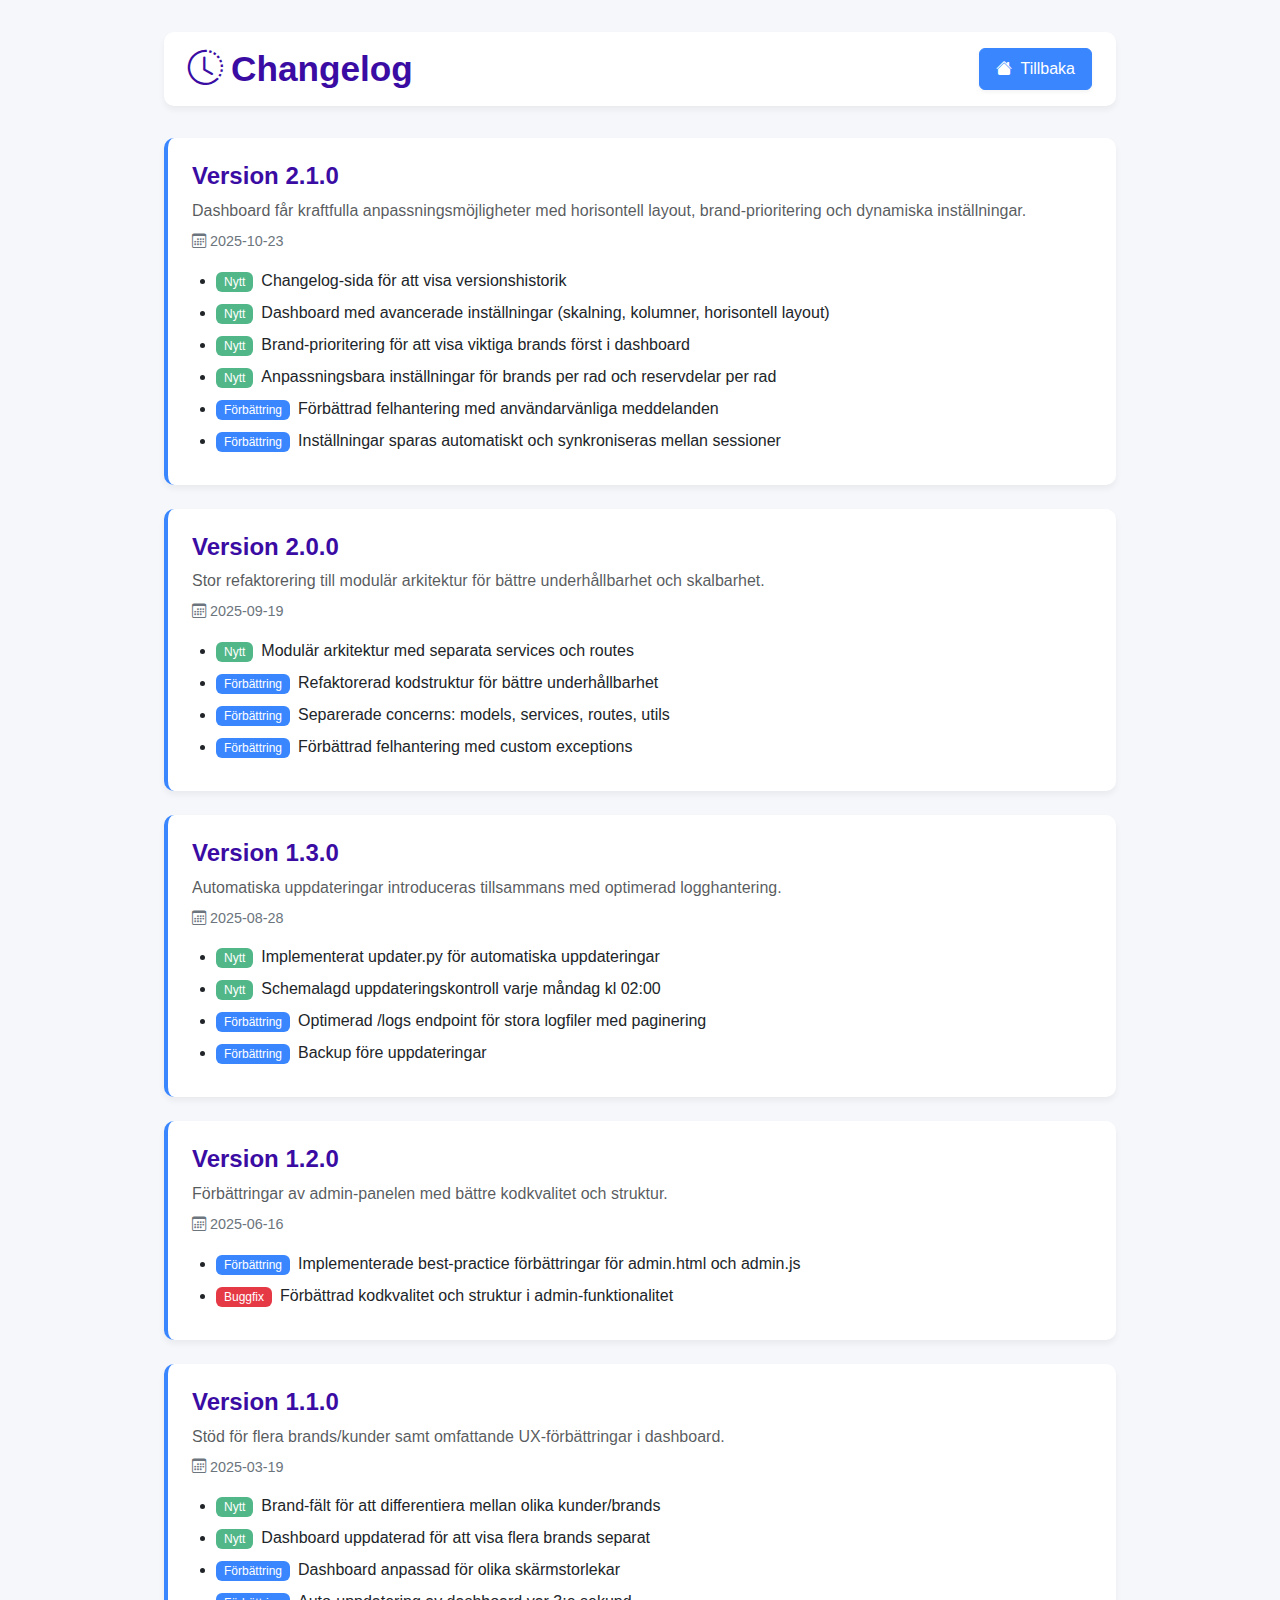
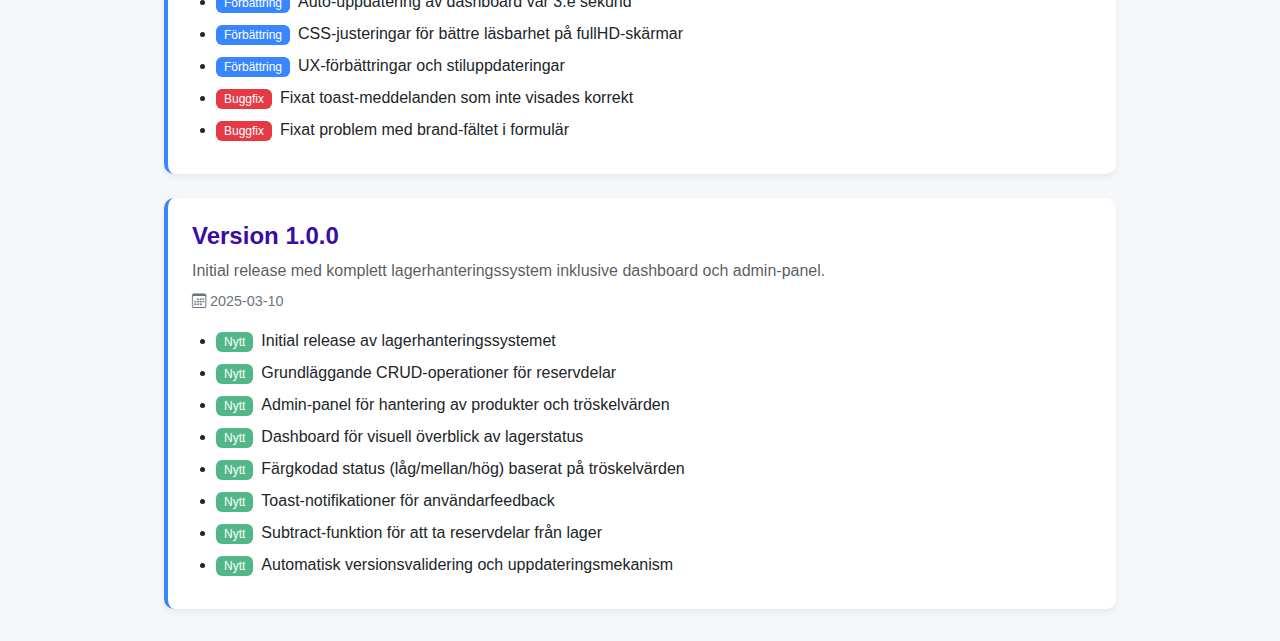
<file: templates/changelog.html>
<!DOCTYPE html>
<html lang="sv">
<head>
    <meta charset="UTF-8">
    <meta name="viewport" content="width=device-width, initial-scale=1.0">
    <title>Changelog - Lagerhantering</title>
    <link href="https://cdn.jsdelivr.net/npm/bootstrap@5.3.3/dist/css/bootstrap.min.css" rel="stylesheet">
    <link rel="stylesheet" href="https://cdn.jsdelivr.net/npm/bootstrap-icons@1.11.3/font/bootstrap-icons.min.css">
    <style>
        :root {
            --primary-color: #3a86ff;
            --secondary-color: #4361ee;
            --accent-color: #3a0ca3;
            --light-color: #f8f9fa;
            --dark-color: #212529;
            --success-color: #52b788;
        }

        body {
            background-color: #f5f7fa;
            font-family: 'Segoe UI', Arial, sans-serif;
            color: var(--dark-color);
        }

        .container {
            max-width: 1000px;
            margin: 2rem auto;
            padding: 0 1.5rem;
        }

        .header-container {
            display: flex;
            justify-content: space-between;
            align-items: center;
            margin-bottom: 2rem;
            background-color: white;
            padding: 1rem 1.5rem;
            border-radius: 10px;
            box-shadow: 0 4px 6px rgba(0, 0, 0, 0.05);
        }

        h1 {
            font-size: 2.2rem;
            font-weight: 600;
            color: var(--accent-color);
            margin-bottom: 0;
        }

        .btn {
            border-radius: 6px;
            font-weight: 500;
            padding: 0.5rem 1rem;
            transition: all 0.2s ease;
            box-shadow: 0 2px 4px rgba(0, 0, 0, 0.05);
        }

        .btn-primary {
            background-color: var(--primary-color);
            border-color: var(--primary-color);
        }

        .btn-primary:hover {
            background-color: var(--secondary-color);
            border-color: var(--secondary-color);
            transform: translateY(-2px);
        }

        .changelog-entry {
            background-color: white;
            padding: 1.5rem;
            border-radius: 10px;
            box-shadow: 0 4px 6px rgba(0, 0, 0, 0.05);
            margin-bottom: 1.5rem;
            border-left: 4px solid var(--primary-color);
        }

        .changelog-entry h3 {
            font-size: 1.5rem;
            font-weight: 600;
            color: var(--accent-color);
            margin-bottom: 0.5rem;
        }

        .changelog-date {
            color: #6c757d;
            font-size: 0.9rem;
            margin-bottom: 1rem;
        }

        .changelog-entry ul {
            margin-bottom: 0;
            padding-left: 1.5rem;
        }

        .changelog-entry li {
            margin-bottom: 0.5rem;
        }

        .badge {
            font-weight: 500;
            padding: 0.25rem 0.5rem;
            margin-right: 0.5rem;
        }

        .badge-new {
            background-color: var(--success-color);
        }

        .badge-fix {
            background-color: #e63946;
        }

        .badge-improvement {
            background-color: var(--primary-color);
        }
    </style>
</head>
<body>
    <div class="container">
        <!-- Header med knappar -->
        <div class="header-container">
            <h1><i class="bi bi-clock-history me-2"></i>Changelog</h1>
            <div>
                <a href="/" class="btn btn-primary">
                    <i class="bi bi-house-fill me-1"></i> Tillbaka
                </a>
            </div>
        </div>

        <!-- Changelog innehåll -->
        <div class="changelog-content">
            <!-- Version 2.1.0 -->
            <div class="changelog-entry">
                <h3>Version 2.1.0</h3>
                <p class="text-muted mb-2">Dashboard får kraftfulla anpassningsmöjligheter med horisontell layout, brand-prioritering och dynamiska inställningar.</p>
                <p class="changelog-date"><i class="bi bi-calendar3 me-1"></i>2025-10-23</p>
                <ul>
                    <li><span class="badge badge-new">Nytt</span>Changelog-sida för att visa versionshistorik</li>
                    <li><span class="badge badge-new">Nytt</span>Dashboard med avancerade inställningar (skalning, kolumner, horisontell layout)</li>
                    <li><span class="badge badge-new">Nytt</span>Brand-prioritering för att visa viktiga brands först i dashboard</li>
                    <li><span class="badge badge-new">Nytt</span>Anpassningsbara inställningar för brands per rad och reservdelar per rad</li>
                    <li><span class="badge badge-improvement">Förbättring</span>Förbättrad felhantering med användarvänliga meddelanden</li>
                    <li><span class="badge badge-improvement">Förbättring</span>Inställningar sparas automatiskt och synkroniseras mellan sessioner</li>
                </ul>
            </div>

            <!-- Version 2.0.0 -->
            <div class="changelog-entry">
                <h3>Version 2.0.0</h3>
                <p class="text-muted mb-2">Stor refaktorering till modulär arkitektur för bättre underhållbarhet och skalbarhet.</p>
                <p class="changelog-date"><i class="bi bi-calendar3 me-1"></i>2025-09-19</p>
                <ul>
                    <li><span class="badge badge-new">Nytt</span>Modulär arkitektur med separata services och routes</li>
                    <li><span class="badge badge-improvement">Förbättring</span>Refaktorerad kodstruktur för bättre underhållbarhet</li>
                    <li><span class="badge badge-improvement">Förbättring</span>Separerade concerns: models, services, routes, utils</li>
                    <li><span class="badge badge-improvement">Förbättring</span>Förbättrad felhantering med custom exceptions</li>
                </ul>
            </div>

            <!-- Version 1.3.0 -->
            <div class="changelog-entry">
                <h3>Version 1.3.0</h3>
                <p class="text-muted mb-2">Automatiska uppdateringar introduceras tillsammans med optimerad logghantering.</p>
                <p class="changelog-date"><i class="bi bi-calendar3 me-1"></i>2025-08-28</p>
                <ul>
                    <li><span class="badge badge-new">Nytt</span>Implementerat updater.py för automatiska uppdateringar</li>
                    <li><span class="badge badge-new">Nytt</span>Schemalagd uppdateringskontroll varje måndag kl 02:00</li>
                    <li><span class="badge badge-improvement">Förbättring</span>Optimerad /logs endpoint för stora logfiler med paginering</li>
                    <li><span class="badge badge-improvement">Förbättring</span>Backup före uppdateringar</li>
                </ul>
            </div>

            <!-- Version 1.2.0 -->
            <div class="changelog-entry">
                <h3>Version 1.2.0</h3>
                <p class="text-muted mb-2">Förbättringar av admin-panelen med bättre kodkvalitet och struktur.</p>
                <p class="changelog-date"><i class="bi bi-calendar3 me-1"></i>2025-06-16</p>
                <ul>
                    <li><span class="badge badge-improvement">Förbättring</span>Implementerade best-practice förbättringar för admin.html och admin.js</li>
                    <li><span class="badge badge-fix">Buggfix</span>Förbättrad kodkvalitet och struktur i admin-funktionalitet</li>
                </ul>
            </div>

            <!-- Version 1.1.0 -->
            <div class="changelog-entry">
                <h3>Version 1.1.0</h3>
                <p class="text-muted mb-2">Stöd för flera brands/kunder samt omfattande UX-förbättringar i dashboard.</p>
                <p class="changelog-date"><i class="bi bi-calendar3 me-1"></i>2025-03-19</p>
                <ul>
                    <li><span class="badge badge-new">Nytt</span>Brand-fält för att differentiera mellan olika kunder/brands</li>
                    <li><span class="badge badge-new">Nytt</span>Dashboard uppdaterad för att visa flera brands separat</li>
                    <li><span class="badge badge-improvement">Förbättring</span>Dashboard anpassad för olika skärmstorlekar</li>
                    <li><span class="badge badge-improvement">Förbättring</span>Auto-uppdatering av dashboard var 3:e sekund</li>
                    <li><span class="badge badge-improvement">Förbättring</span>CSS-justeringar för bättre läsbarhet på fullHD-skärmar</li>
                    <li><span class="badge badge-improvement">Förbättring</span>UX-förbättringar och stiluppdateringar</li>
                    <li><span class="badge badge-fix">Buggfix</span>Fixat toast-meddelanden som inte visades korrekt</li>
                    <li><span class="badge badge-fix">Buggfix</span>Fixat problem med brand-fältet i formulär</li>
                </ul>
            </div>

            <!-- Version 1.0.0 -->
            <div class="changelog-entry">
                <h3>Version 1.0.0</h3>
                <p class="text-muted mb-2">Initial release med komplett lagerhanteringssystem inklusive dashboard och admin-panel.</p>
                <p class="changelog-date"><i class="bi bi-calendar3 me-1"></i>2025-03-10</p>
                <ul>
                    <li><span class="badge badge-new">Nytt</span>Initial release av lagerhanteringssystemet</li>
                    <li><span class="badge badge-new">Nytt</span>Grundläggande CRUD-operationer för reservdelar</li>
                    <li><span class="badge badge-new">Nytt</span>Admin-panel för hantering av produkter och tröskelvärden</li>
                    <li><span class="badge badge-new">Nytt</span>Dashboard för visuell överblick av lagerstatus</li>
                    <li><span class="badge badge-new">Nytt</span>Färgkodad status (låg/mellan/hög) baserat på tröskelvärden</li>
                    <li><span class="badge badge-new">Nytt</span>Toast-notifikationer för användarfeedback</li>
                    <li><span class="badge badge-new">Nytt</span>Subtract-funktion för att ta reservdelar från lager</li>
                    <li><span class="badge badge-new">Nytt</span>Automatisk versionsvalidering och uppdateringsmekanism</li>
                </ul>
            </div>
        </div>
    </div>

    <!-- Bootstrap JavaScript -->
    <script src="https://cdn.jsdelivr.net/npm/@popperjs/core@2.11.8/dist/umd/popper.min.js"></script>
    <script src="https://cdn.jsdelivr.net/npm/bootstrap@5.3.3/dist/js/bootstrap.min.js"></script>
</body>
</html>
</file>
